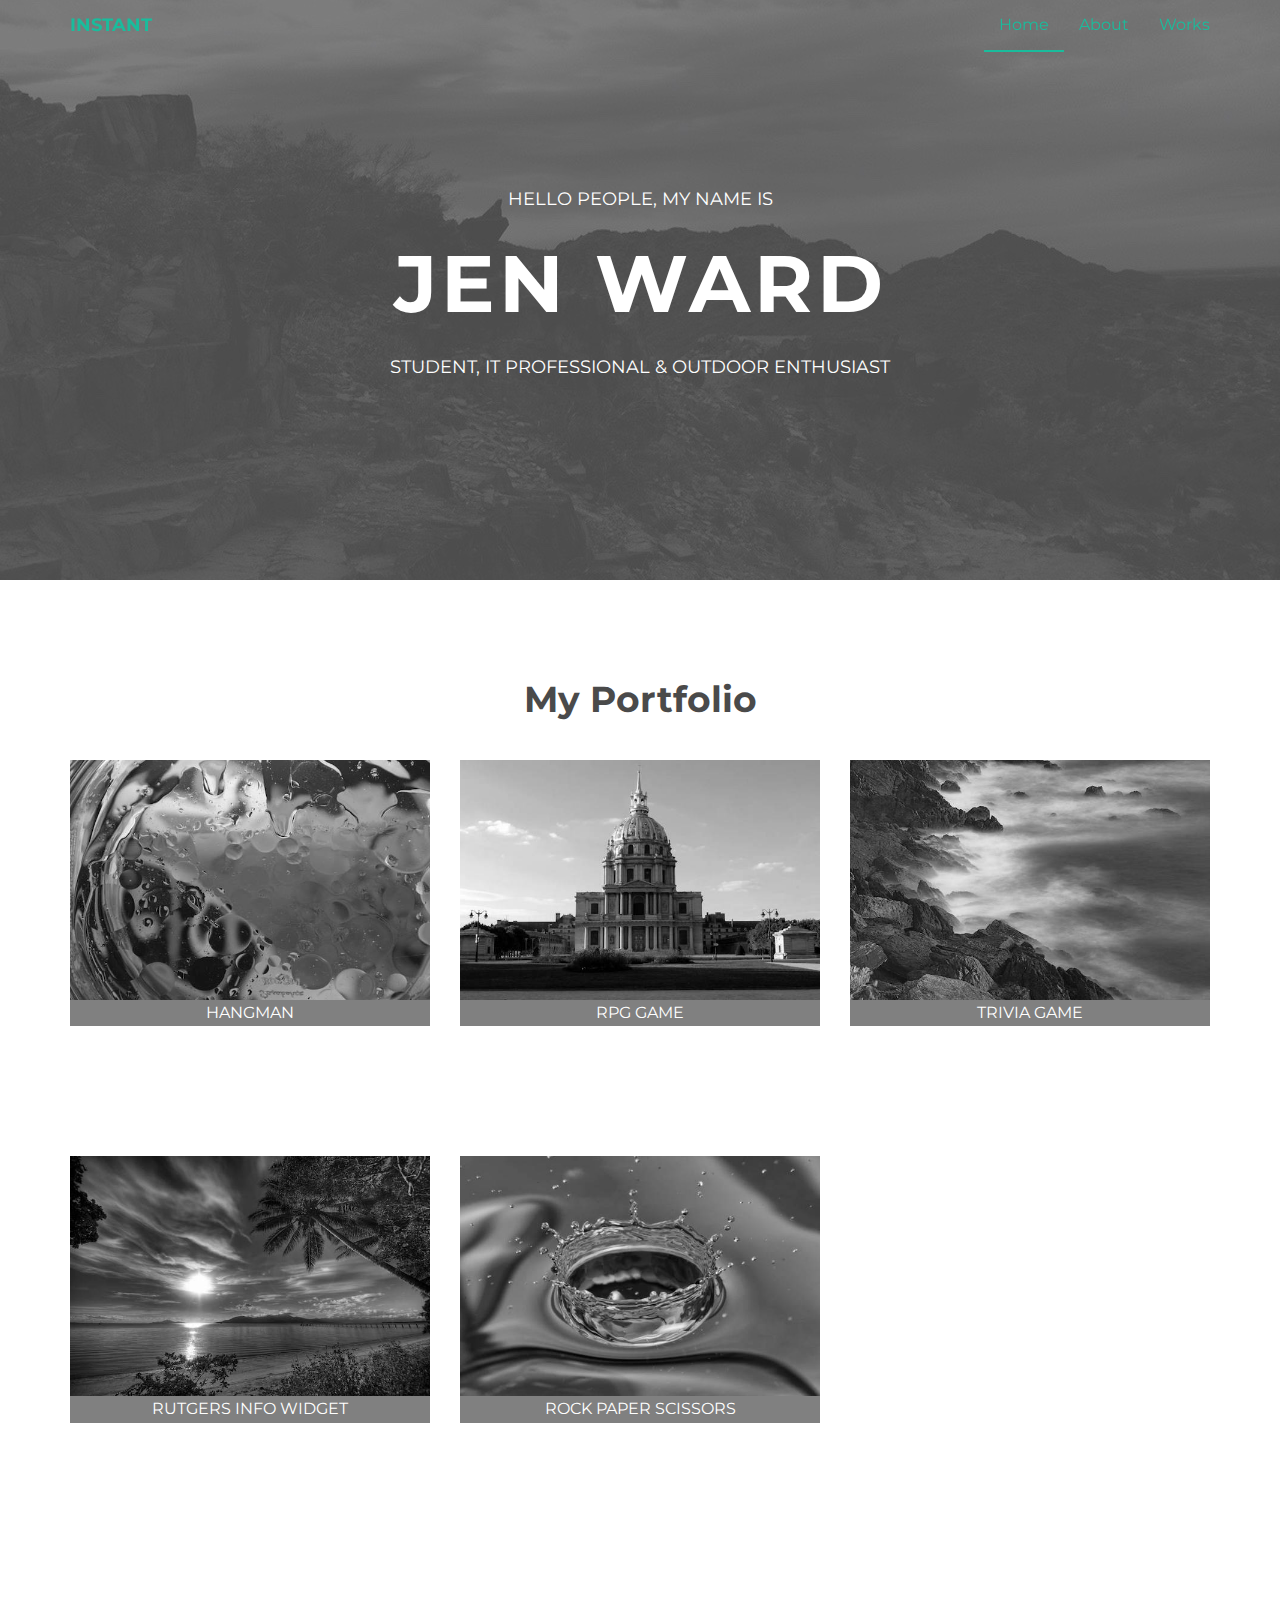
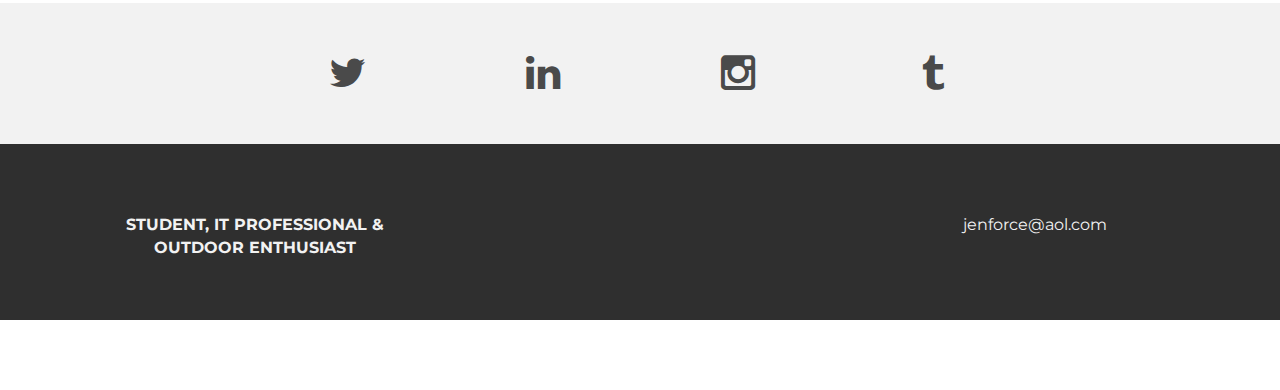
<file: index.html>
<!DOCTYPE html>
<html lang="en">
  <head>
    <meta charset="utf-8">
    <meta http-equiv="X-UA-Compatible" content="IE=edge">
    <meta name="viewport" content="width=device-width, initial-scale=1">
    <meta name="description" content="">
    <meta name="author" content="">
    <link rel="shortcut icon" href="assets/ico/favicon.ico">

    <title>INSTANT - Bootstrap Theme</title>

    <!-- Bootstrap core CSS -->
    <link href="assets/css/bootstrap.css" rel="stylesheet">
    <!-- Custom styles for this template -->
    <link href="assets/css/style.css" rel="stylesheet">
    <link href="assets/css/font-awesome.min.css" rel="stylesheet">

  </head>

  <body>

    <!-- Static navbar -->
    <div class="navbar navbar-default navbar-fixed-top" role="navigation">
      <div class="container">
        <div class="navbar-header">
          <button type="button" class="navbar-toggle" data-toggle="collapse" data-target=".navbar-collapse">
            <span class="sr-only">Toggle navigation</span>
            <span class="icon-bar"></span>
            <span class="icon-bar"></span>
            <span class="icon-bar"></span>
          </button>
          <a class="navbar-brand" href="index.html">INSTANT</a>
        </div>
        <div class="navbar-collapse collapse">
          <ul class="nav navbar-nav navbar-right">
            <li class="active"><a href="index.html">Home</a></li>
            <li><a href="about.html">About</a></li>
            <li><a href="#works">Works</a></li>
          </ul>
        </div><!--/.nav-collapse -->
      </div>
    </div>


	<div id="headerwrap">
	    <div class="container">
			<div class="row">
				<div class="col-lg-6 col-lg-offset-3">
					<h4>HELLO PEOPLE, MY NAME IS</h4>
					<h1>JEN WARD</h1>
					<h4>STUDENT, IT PROFESSIONAL & OUTDOOR ENTHUSIAST </h4>
				</div>
			</div><! --/row -->
	    </div> <!-- /container -->
	</div><! --/headerwrap -->
	
	<section id="works"></section>
	<div class="container">
		<div class="row centered mt mb">
			<h1>My Portfolio</h1>
			
			<div class="col-lg-4 col-md-4 col-sm-4 gallery">
				<a href="work.html"><img src="assets/img/portfolio/abs1lg.jpg" class="img-responsive"></a>
				<div class="jwlabel">HANGMAN</div>
			</div>
			<div class="col-lg-4 col-md-4 col-sm-4 gallery">
				<a href="work.html"><img src="assets/img/portfolio/city2lg.jpg" class="img-responsive"></a>
				<div class="jwlabel">RPG GAME</div>
			</div>
			<div class="col-lg-4 col-md-4 col-sm-4 gallery">
				<a href="work.html"><img src="assets/img/portfolio/coastlg.jpg" class="img-responsive"></a>
				<div class="jwlabel">TRIVIA GAME</div>
			</div>
			<div class="col-lg-4 col-md-4 col-sm-4 gallery">
				<a href="work.html"><img src="assets/img/portfolio/naturelg.jpg" class="img-responsive"></a>
				<div class="jwlabel">RUTGERS INFO WIDGET</div>
			</div>
			<div class="col-lg-4 col-md-4 col-sm-4 gallery">
				<a href="work.html"><img src="assets/img/portfolio/naturelg2.jpg" class="img-responsive"></a>
				<div class="jwlabel">ROCK PAPER SCISSORS</div>
			</div>
		</div><! --/row -->
	</div><! --/container -->
	
	<div id="social">
		<div class="container">
			<div class="row centered">
				<div class="col-lg-2">
					<a href="#"><i class=""></i></a>
				</div>
	
				<div class="col-lg-2">
					<a href="#"><i class="fa fa-twitter"></i></a>
				</div>
				<div class="col-lg-2">
					<a href="#"><i class="fa fa-linkedin"></i></a>
				</div>
				<div class="col-lg-2">
					<a href="#"><i class="fa fa-instagram"></i></a>
				</div>
				<div class="col-lg-2">
					<a href="#"><i class="fa fa-tumblr"></i></a>
				</div>
			
			</div><! --/row -->
		</div><! --/container -->
	</div><! --/social -->

	<div id="footerwrap">
		<div class="container">
			<div class="row centered">
				<div class="col-lg-4">
					<p><b>STUDENT, IT PROFESSIONAL & OUTDOOR ENTHUSIAST</b></p>
				</div>
			
				<div class="col-lg-4">
					<p></p>
				</div>
				<div class="col-lg-4">
					<p>jenforce@aol.com</p>
				</div>
			</div>
		</div>
	</div><! --/footerwrap -->
	


    <!-- Bootstrap core JavaScript
    ================================================== -->
    <!-- Placed at the end of the document so the pages load faster -->
    <script src="https://ajax.googleapis.com/ajax/libs/jquery/1.11.0/jquery.min.js"></script>
    <script src="assets/js/bootstrap.min.js"></script>
  </body>
</html>
</file>
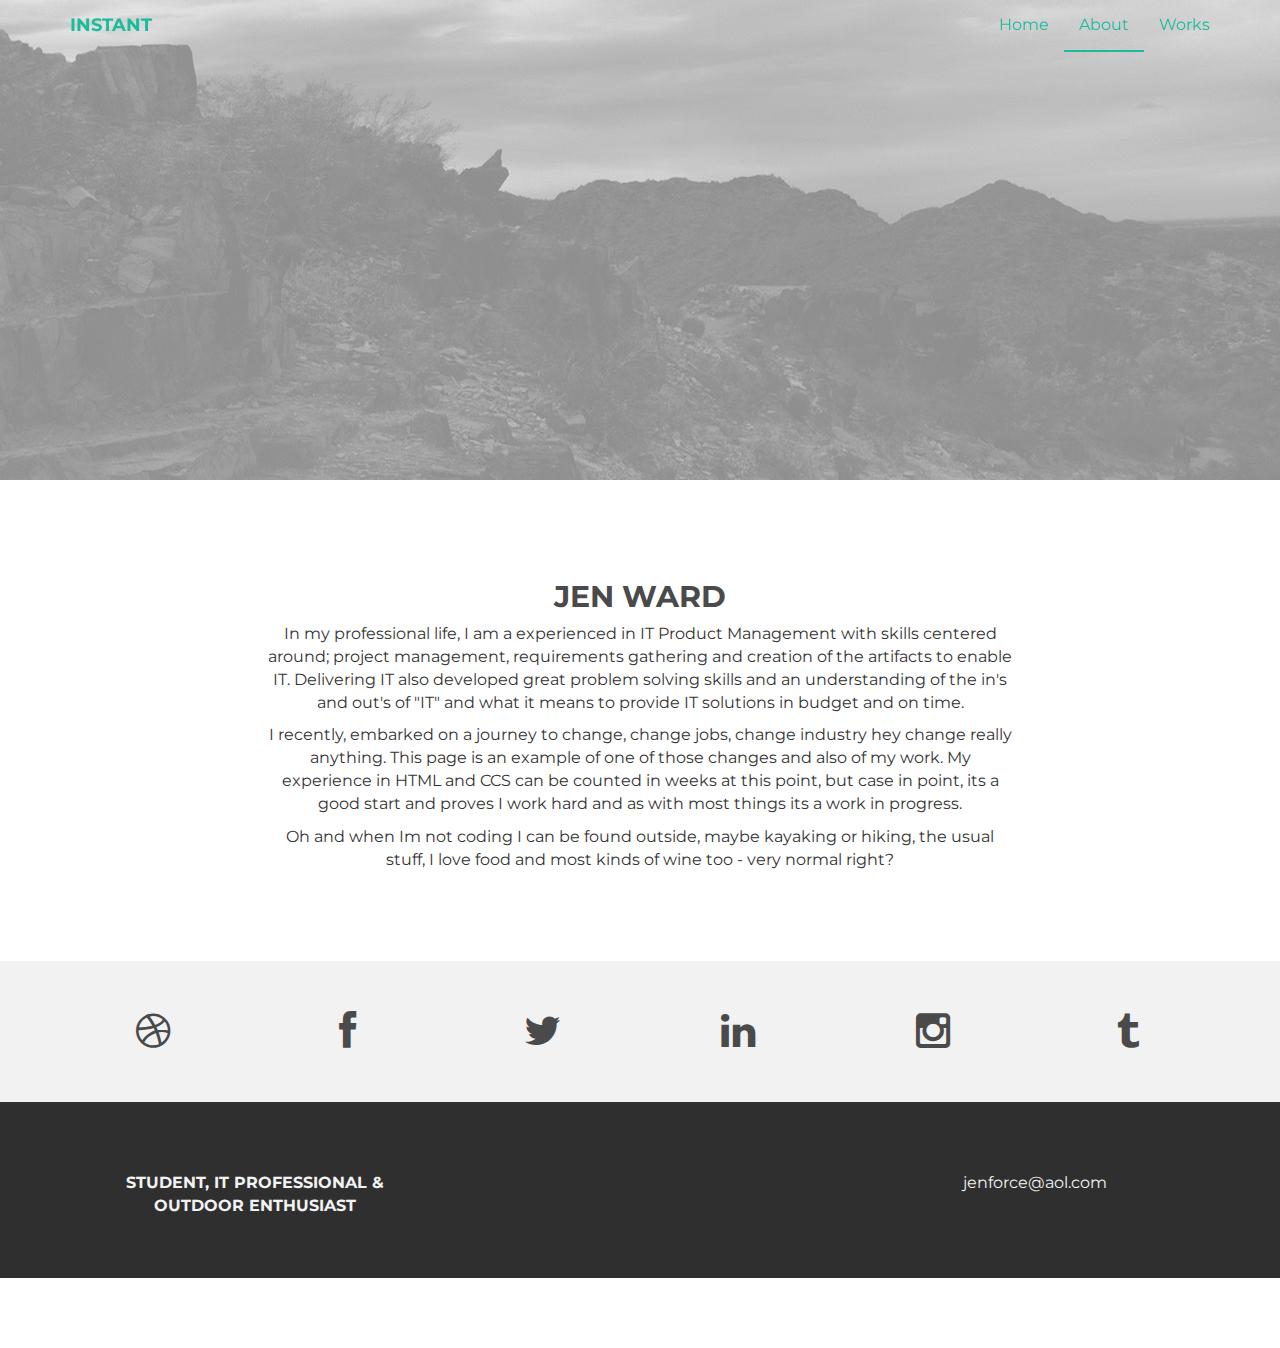
<file: about.html>
<!DOCTYPE html>
<html lang="en">
  <head>

    <meta charset="utf-8">
    <meta http-equiv="X-UA-Compatible" content="IE=edge">
    <meta name="viewport" content="width=device-width, initial-scale=1">
    <meta name="description" content="">
    <meta name="author" content="">
    <!--<link rel="shortcut icon" href="assets/ico/favicon.ico">-->

    <title>INSTANT - Bootstrap Theme</title>

    <!-- Bootstrap core CSS -->
    <link href="assets/css/bootstrap.css" rel="stylesheet">

    <!-- Custom styles for this template -->
    <link href="assets/css/style.css" rel="stylesheet">
    <link href="assets/css/font-awesome.min.css" rel="stylesheet">

  </head>

  <body>

    <!-- Static navbar -->
    <div class="navbar navbar-default navbar-fixed-top" role="navigation">
      <div class="container">
        <div class="navbar-header">
          <button type="button" class="navbar-toggle" data-toggle="collapse" data-target=".navbar-collapse">
            <span class="sr-only">Toggle navigation</span>
            <span class="icon-bar"></span>
            <span class="icon-bar"></span>
            <span class="icon-bar"></span>
          </button>
          <a class="navbar-brand" href="index.html">INSTANT</a>
        </div>
        <div class="navbar-collapse collapse">
          <ul class="nav navbar-nav navbar-right">
            <li><a href="index.html">Home</a></li>
            <li class="active"><a href="about.html">About</a></li>
            <li><a href="index.html#works">Works</a></li>
          </ul>
        </div><!--/.nav-collapse -->
      </div>
    </div>


	<div id="aboutwrap">
	    <div class="container">
			<div class="row">
				<div class="col-lg-6 col-lg-offset-3">
				</div>
			</div><! --/row -->
	    </div> <!-- /container -->
	</div><! --/aboutwrap -->
	
	<div class="container">
		<div class="row centered mt mb">
			<div class="col-lg-8 col-lg-offset-2">
				<h2>JEN WARD</h2>
				<p>In my professional life, I am a experienced in IT Product
          Management with skills centered around; project management,
          requirements gathering and creation of the artifacts to enable IT.
          Delivering IT also developed great problem solving skills and an
          understanding of the in's and out's of "IT" and what it means to
          provide IT solutions in budget and on time.</p>
          <p>I recently, embarked on a journey to change, change jobs, change
          industry hey change really anything. This page is an example of one
          of those changes and also of my work. My experience in HTML and CCS
          can be counted in weeks at this point, but case in point, its a good
          start and proves I work hard and as with most things its a work in
          progress.</p>
          <p>Oh and when Im not coding I can be found outside, maybe kayaking
          or hiking, the usual stuff, I love food and most kinds of wine too -
          very normal right?</p>
			</div>

		</div><! --/row -->
	</div><! --/container -->
	
	<div id="social">
		<div class="container">
			<div class="row centered">
				<div class="col-lg-2">
					<a href="#"><i class="fa fa-dribbble"></i></a>
				</div>
				<div class="col-lg-2">
					<a href="#"><i class="fa fa-facebook"></i></a>
				</div>
				<div class="col-lg-2">
					<a href="#"><i class="fa fa-twitter"></i></a>
				</div>
				<div class="col-lg-2">
					<a href="#"><i class="fa fa-linkedin"></i></a>
				</div>
				<div class="col-lg-2">
					<a href="#"><i class="fa fa-instagram"></i></a>
				</div>
				<div class="col-lg-2">
					<a href="#"><i class="fa fa-tumblr"></i></a>
				</div>
			
			</div><! --/row -->
		</div><! --/container -->
	</div><! --/social -->

	<div id="footerwrap">
		<div class="container">
			<div class="row centered">
				<div class="col-lg-4">
					<p><b>STUDENT, IT PROFESSIONAL & OUTDOOR ENTHUSIAST</b></p>
				</div>
			
				<div class="col-lg-4">
					<p></p>
				</div>
				<div class="col-lg-4">
					<p>jenforce@aol.com</p>
				</div>
			</div>
		</div>
	</div><! --/footerwrap -->



    <!-- Bootstrap core JavaScript
    ================================================== -->
    <!-- Placed at the end of the document so the pages load faster -->
    <script src="https://ajax.googleapis.com/ajax/libs/jquery/1.11.0/jquery.min.js"></script>
    <script src="assets/js/bootstrap.min.js"></script>
  </body>
</html>
</file>
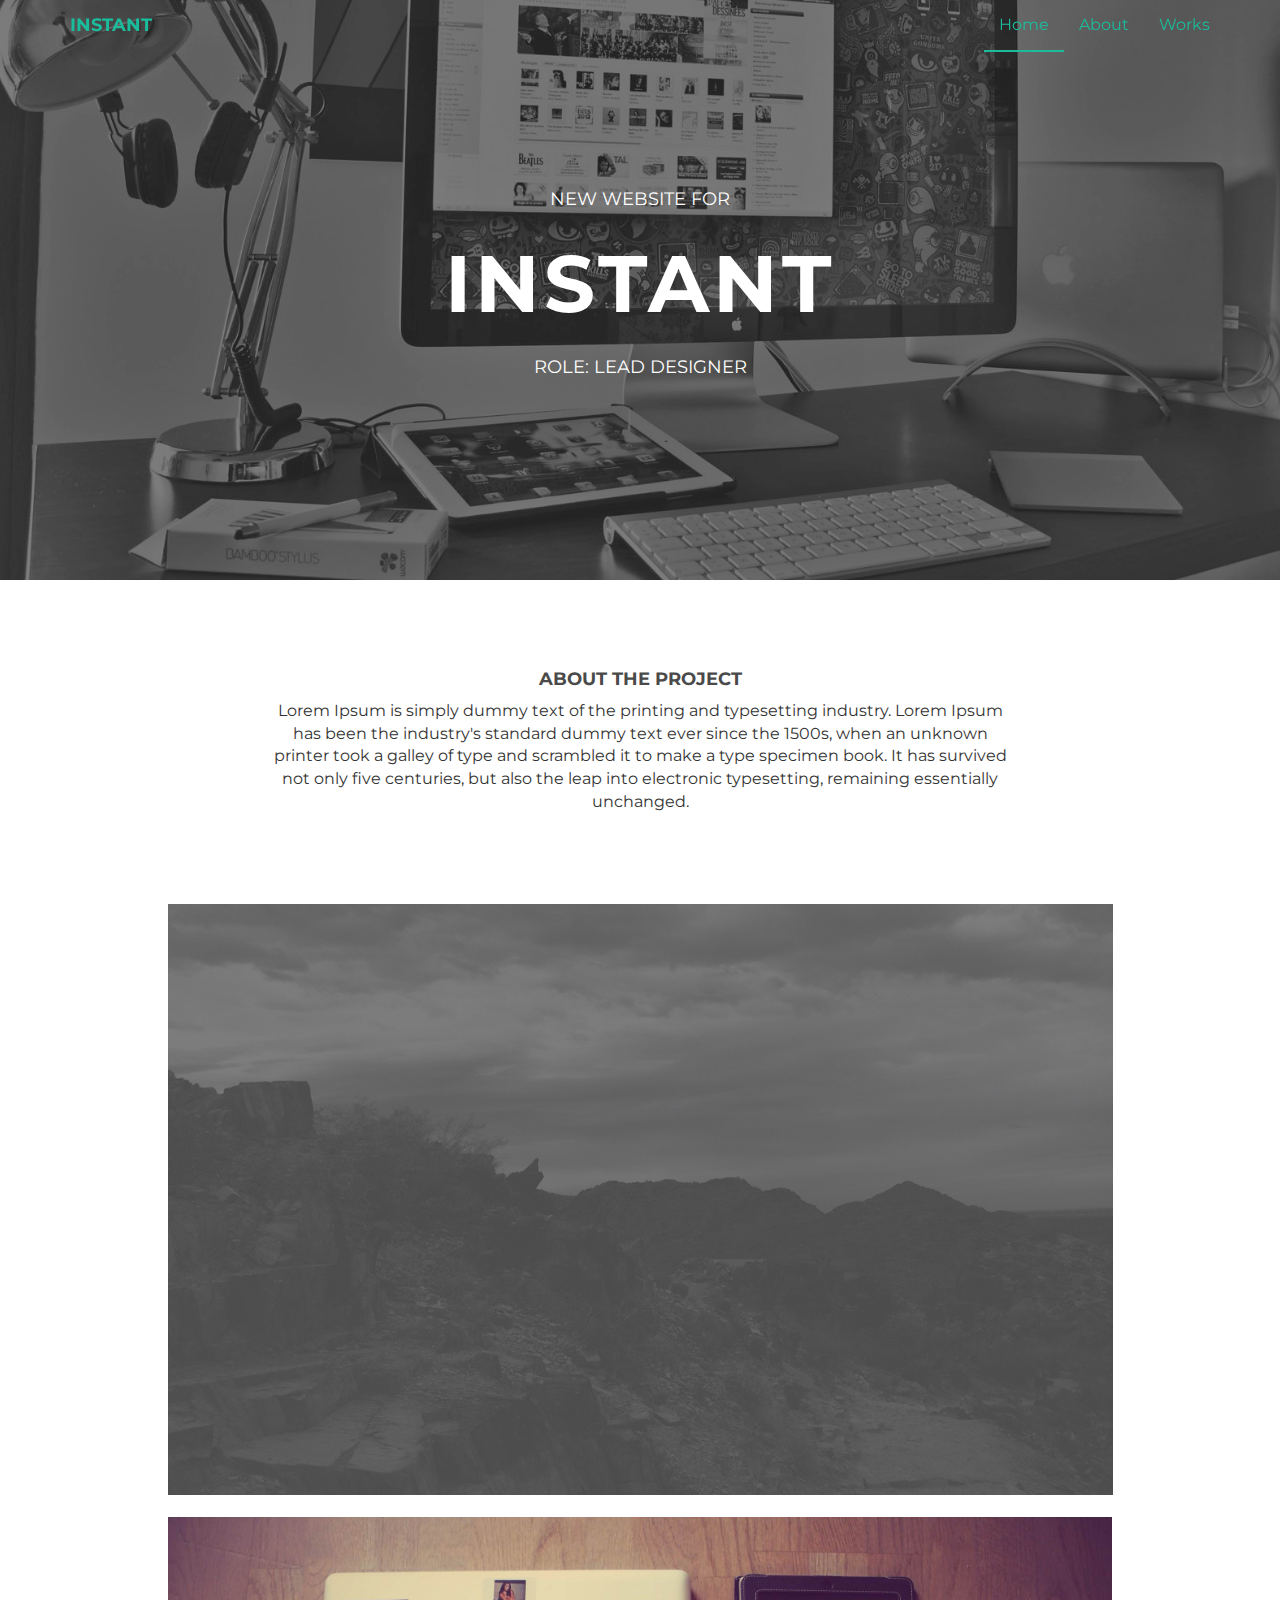
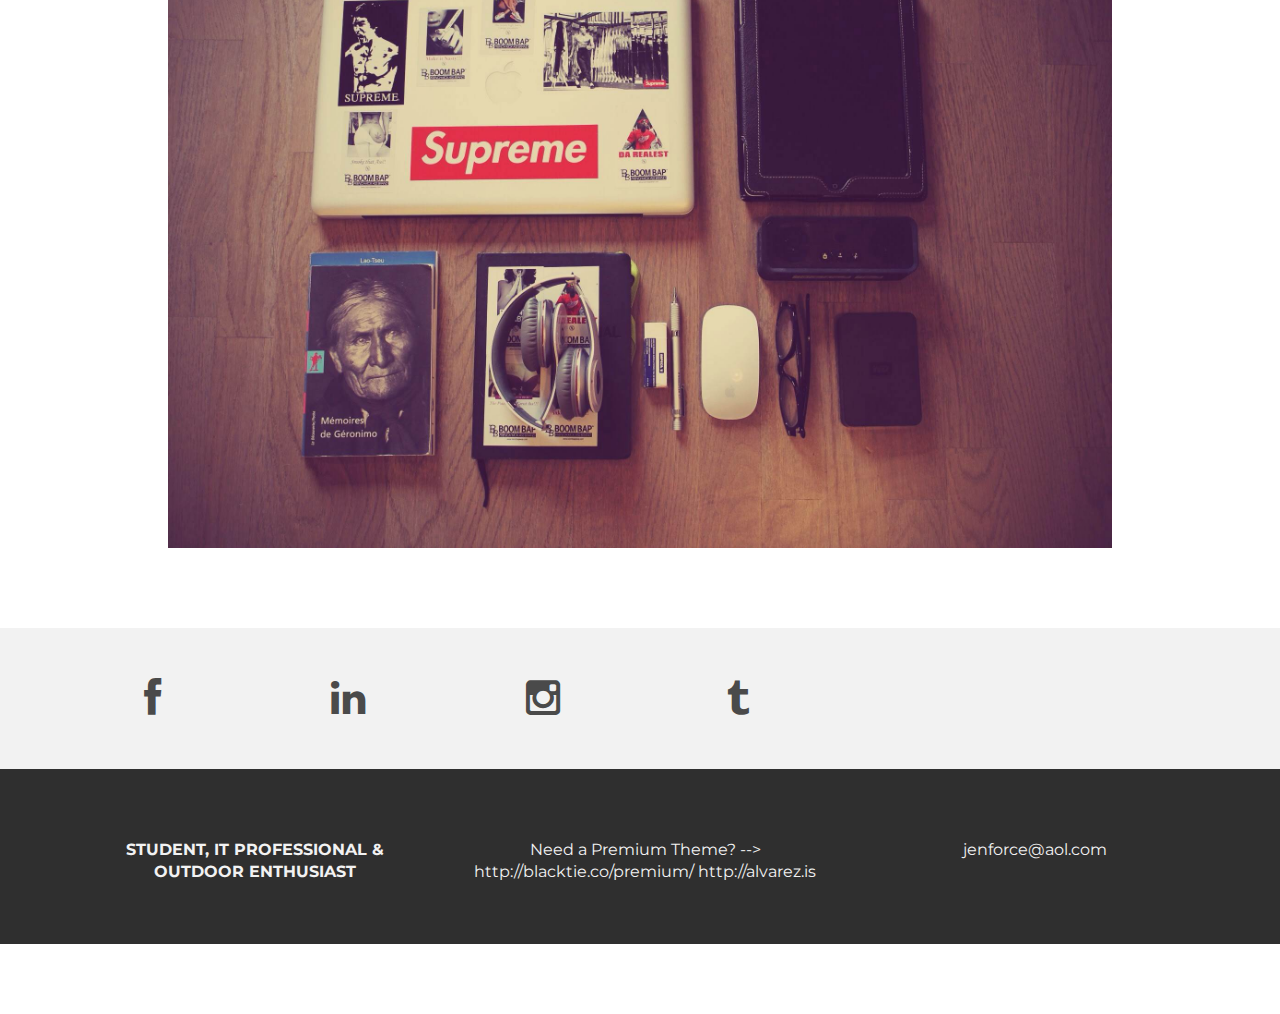
<file: work.html>
<!DOCTYPE html>
<html lang="en">
  <head>
    <meta charset="utf-8">
    <meta http-equiv="X-UA-Compatible" content="IE=edge">
    <meta name="viewport" content="width=device-width, initial-scale=1">
    <meta name="description" content="">
    <meta name="author" content="">
    <!--<link rel="shortcut icon" href="assets/ico/favicon.ico">-->

    <title>INSTANT - Bootstrap Theme</title>

    <!-- Bootstrap core CSS -->
    <link href="assets/css/bootstrap.css" rel="stylesheet">

    <!-- Custom styles for this template -->
    <link href="assets/css/style.css" rel="stylesheet">
    <link href="assets/css/font-awesome.min.css" rel="stylesheet">
  </head>

  <body>

    <!-- Static navbar -->
    <div class="navbar navbar-default navbar-fixed-top" role="navigation">
      <div class="container">
        <div class="navbar-header">
          <button type="button" class="navbar-toggle" data-toggle="collapse" data-target=".navbar-collapse">
            <span class="sr-only">Toggle navigation</span>
            <span class="icon-bar"></span>
            <span class="icon-bar"></span>
            <span class="icon-bar"></span>
          </button>
          <a class="navbar-brand" href="index.html">INSTANT</a>
        </div>
        <div class="navbar-collapse collapse">
          <ul class="nav navbar-nav navbar-right">
            <li class="active"><a href="index.html">Home</a></li>
            <li><a href="about.html">About</a></li>
            <li><a href="#works">Works</a></li>
          </ul>
        </div><!--/.nav-collapse -->
      </div>
    </div>


	<div id="workwrap">
	    <div class="container">
			<div class="row">
				<div class="col-lg-6 col-lg-offset-3">
					<h4>NEW WEBSITE FOR</h4>
					<h1>INSTANT</h1>
					<h4>ROLE: LEAD DESIGNER</h4>
				</div>
			</div><! --/row -->
	    </div> <!-- /container -->
	</div><! --/workwrap -->
	
	<section id="works"></section>
	<div class="container">
		<div class="row centered mt mb">
			<div class="col-lg-8 col-lg-offset-2">
				<h4>ABOUT THE PROJECT</h4>
				<p>Lorem Ipsum is simply dummy text of the printing and typesetting industry. Lorem Ipsum has been the industry's standard dummy text ever since the 1500s, when an unknown printer took a galley of type and scrambled it to make a type specimen book. It has survived not only five centuries, but also the leap into electronic typesetting, remaining essentially unchanged.</p>
			</div>
			<div class="col-lg-10 col-lg-offset-1 mt">
				<img class="img-responsive" src="assets/img/1phx.jpeg">
				<br>
				<img class="img-responsive" src="assets/img/pr02.jpg">
			</div>

		</div><! --/row -->
	</div><! --/container -->
	
	<div id="social">
		<div class="container">
			<div class="row centered">

				<div class="col-lg-2">
					<a href="#"><i class="fa fa-facebook"></i></a>
				</div>
				<div class="col-lg-2">
					<a href="#"><i class="fa fa-linkedin"></i></a>
				</div>
				<div class="col-lg-2">
					<a href="#"><i class="fa fa-instagram"></i></a>
				</div>
				<div class="col-lg-2">
					<a href="#"><i class="fa fa-tumblr"></i></a>
				</div>
			
			</div><! --/row -->
		</div><! --/container -->
	</div><! --/social -->

	<div id="footerwrap">
		<div class="container">
			<div class="row centered">
				<div class="col-lg-4">
					<p><b>STUDENT, IT PROFESSIONAL & OUTDOOR ENTHUSIAST</b></p>
				</div>
			
				<div class="col-lg-4">
					<p>Need a Premium Theme? --> http://blacktie.co/premium/ 
			  http://alvarez.is</p>
				</div>
				<div class="col-lg-4">
					<p>jenforce@aol.com</p>
				</div>
			
			</div>
		
		</div>
	</div><! --/footerwrap -->
	


    <!-- Bootstrap core JavaScript
    ================================================== -->
    <!-- Placed at the end of the document so the pages load faster -->
    <script src="https://ajax.googleapis.com/ajax/libs/jquery/1.11.0/jquery.min.js"></script>
    <script src="assets/js/bootstrap.min.js"></script>
  </body>
</html>
</file>
<file: assets/css/style.css>
/*
 * Author: Carlos Alvarez
 * URL: http://Alvarez.is
 *
 * Project Name: NYC Design
 * Version: 1.0
 * Date: 04-20-2014
 * URL: 
 */


/* ==========================================================================
   Base Styles, Bootstrap Modifications & Fonts Import
   ========================================================================== */

@import url(http://fonts.googleapis.com/css?family=Montserrat:400,700);


::-moz-selection {
    background: #f2c2c9;
    color: #a4003a;
    text-shadow: none;
}

::selection {
    background: #16a085;
    color: #a4003a;
    text-shadow: none;
}

/*
 * A better looking default horizontal rule
 */

 hr {
    display: block;
    height: 1px;
    border: 0;
    border-top: 1px solid #ccc;
    margin: 1em 0;
    padding: 0;
}

.centered {
	text-align: center
}

.mt {
	margin-top: 80px;
}

.mb {
	margin-bottom: 80px;
}

/* ==========================================================================
   General styles
   ========================================================================== */


body {
    font-family: 'Montserrat', sans-serif;
    font-weight: 400;
    font-size: 16px;

    -webkit-font-smoothing: antialiased;
    -webkit-overflow-scrolling: touch;
}

h1, h2, h3, h4, h5, h6 {
	font-weight: 700;
    color: #4a4a4a;
}


.navbar-brand {
	font-weight: 700;
}

.navbar-default .navbar-brand {
	color: #1abc9c;
}

.navbar-default {
	background-color: transparent;
	border-color: transparent;
}

.navbar-default .navbar-nav > .active > a, .navbar-default .navbar-nav > .active > a:hover, .navbar-default .navbar-nav > .active > a:focus {
	color: #1abc9c;
	background-color: transparent;
	border-bottom: 2px solid #1abc9c
}

.navbar-default .navbar-nav > li > a {
	color: #1abc9c;
}

/* ==========================================================================
   Wrap Sections
   ========================================================================== */

#headerwrap {
	background: url(../img/1phx.jpeg) no-repeat center top;
	margin-top: -70px;
	padding-top: 250px;
	text-align:center;
	background-attachment: relative;
	background-position: center center;
	min-height: 650px;
	width: 100%;
	
    -webkit-background-size: 100%;
    -moz-background-size: 100%;
    -o-background-size: 100%;
    background-size: 100%;

    -webkit-background-size: cover;
    -moz-background-size: cover;
    -o-background-size: cover;
    background-size: cover;
}

#headerwrap h1 {
	color:#ffffff;
	padding-top: 10px;
	padding-bottom: 20px;
	letter-spacing: 4px;
	font-size: 80px;
	font-weight: bold;
}

#headerwrap h4 {
	font-weight: 400;
	color: #ffffff
}

#social {
	padding-top: 50px;
	padding-bottom: 50px;
	background-color: #f2f2f2;
}

#social i {
	font-size: 40px;
	color: #4a4a4a
}

#social i:hover {
	color: #1abc9c
}

#footerwrap {
	padding-top: 70px;
	padding-bottom: 50px;
	background-color: #2f2f2f;
}

#footerwrap p {
	color: #f2f2f2;
	margin-left: 10px;
}

#workwrap {	
	background: url(../img/work.jpg) no-repeat center top;
	margin-top: -70px;
	padding-top: 250px;
	text-align:center;
	background-attachment: relative;
	background-position: center center;
	min-height: 650px;
	width: 100%;
	
    -webkit-background-size: 100%;
    -moz-background-size: 100%;
    -o-background-size: 100%;
    background-size: 100%;

    -webkit-background-size: cover;
    -moz-background-size: cover;
    -o-background-size: cover;
    background-size: cover;
}

#workwrap h1 {
	color:#ffffff;
	padding-top: 10px;
	padding-bottom: 20px;
	letter-spacing: 4px;
	font-size: 80px;
	font-weight: bold;
}

#workwrap h4 {
	font-weight: 400;
	color: #ffffff
}

#aboutwrap {	
	background: url(../img/about.jpeg) no-repeat center top;
	margin-top: -70px;
	padding-top: 250px;
	text-align:center;
	background-attachment: relative;
	background-position: center center;
	min-height: 550px;
	width: 100%;
	
    -webkit-background-size: 100%;
    -moz-background-size: 100%;
    -o-background-size: 100%;
    background-size: 100%;

    -webkit-background-size: cover;
    -moz-background-size: cover;
    -o-background-size: cover;
    background-size: cover;
}


.jwlabel{
	margin-bottom: 100px;
	padding:2px;
	background-color: gray;
	color: white;
}


/* Gallery */
.gallery {
	margin-top: 30px;
}

.gallery img:hover {
	opacity: 0.4;
}
</file>
